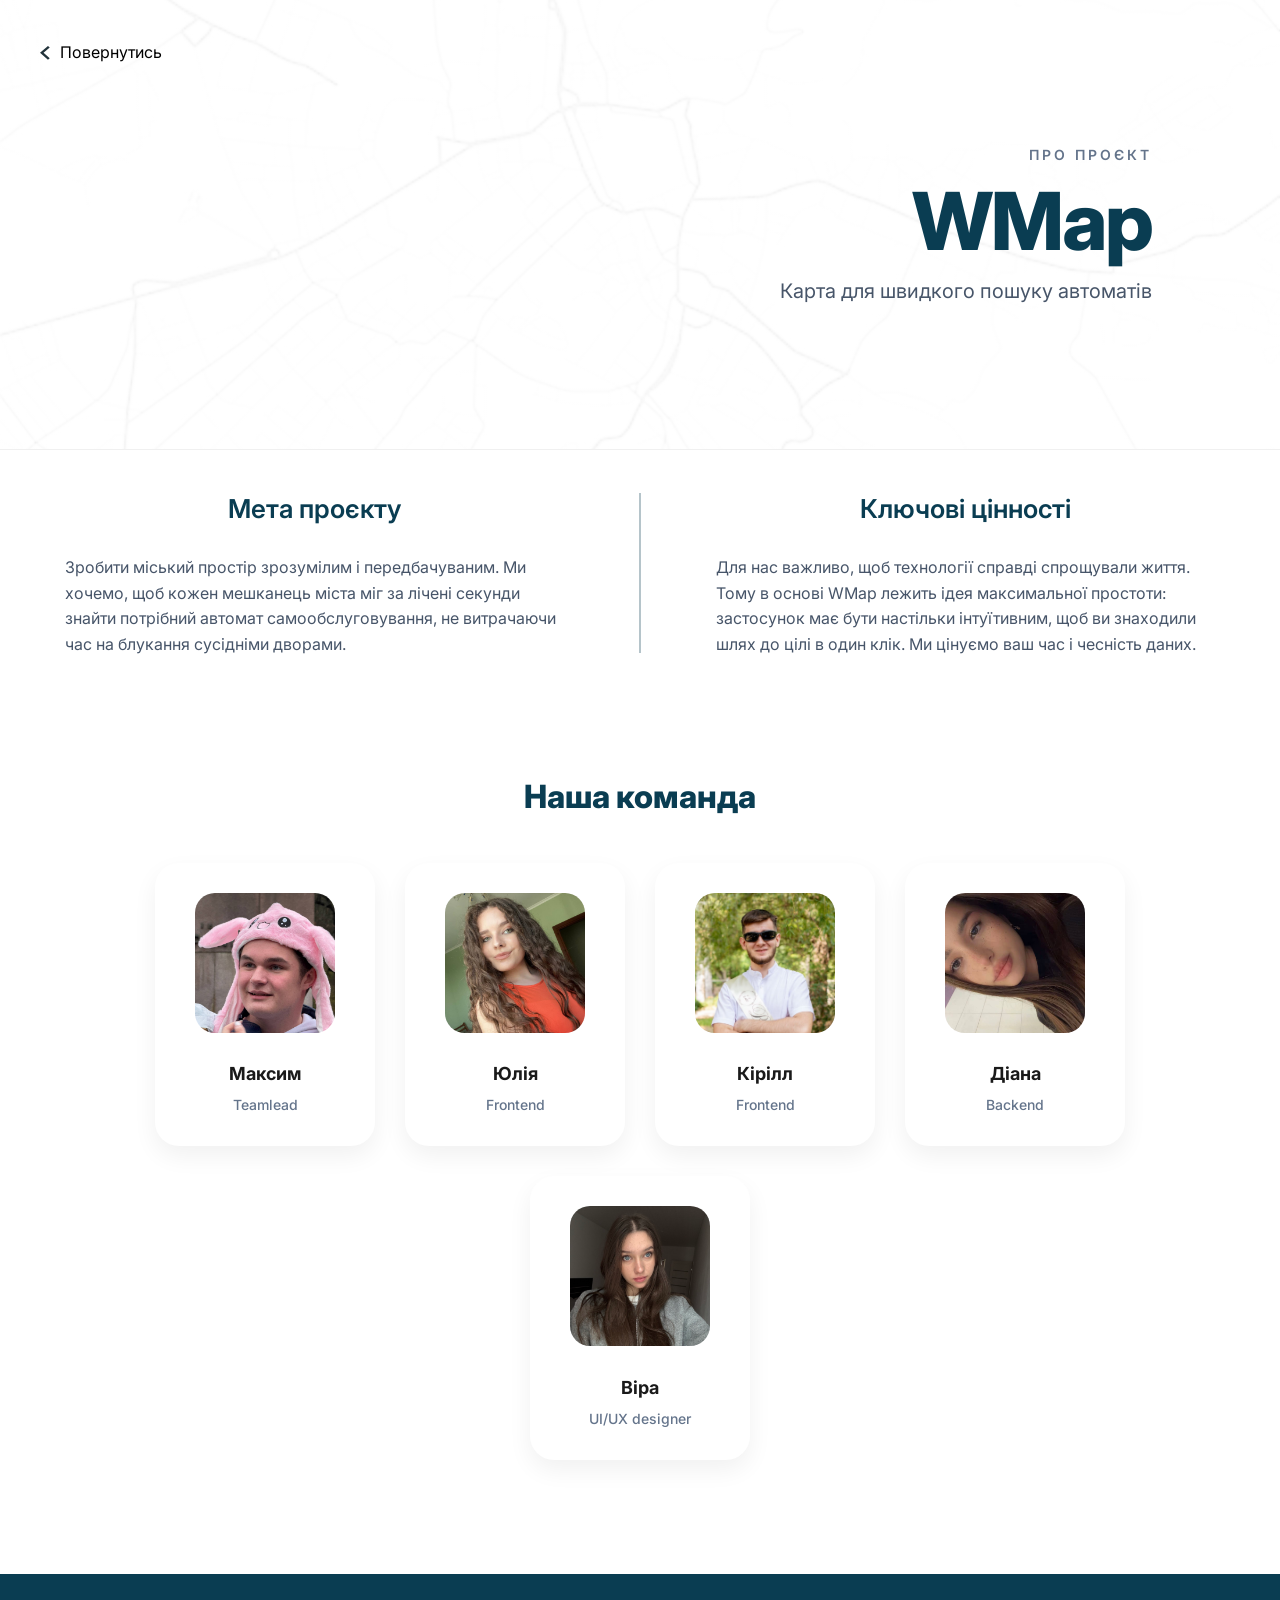
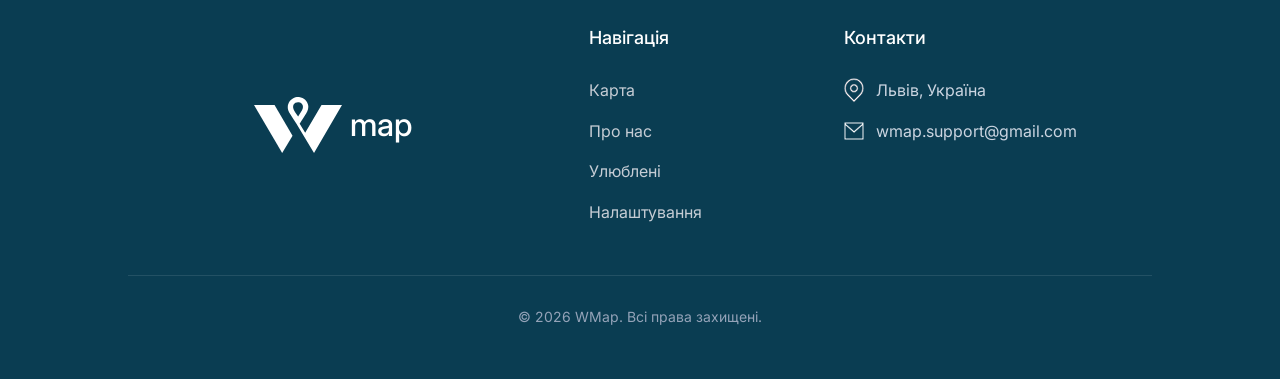
<file: about-us.html>
<!DOCTYPE html>
<html lang="uk">
<head>
    <link rel="icon" type="image/png" href="/favicon/favicon-96x96.png" sizes="96x96" />
    <link rel="icon" type="image/svg+xml" href="/favicon/favicon.svg" />
    <link rel="shortcut icon" href="/favicon/favicon.ico" />
    <link rel="apple-touch-icon" sizes="180x180" href="/favicon/apple-touch-icon.png" />
    <link rel="manifest" href="/favicon/site.webmanifest" />
    <meta charset="UTF-8">
    <meta name="viewport" content="width=device-width, initial-scale=1.0">
    <title>WMap - Про нас</title>

    <link rel="stylesheet" href="/css/about-us.css">

    <link rel="preconnect" href="https://fonts.googleapis.com">
    <link rel="preconnect" href="https://fonts.gstatic.com" crossorigin>
    <link href="https://fonts.googleapis.com/css2?family=Inter:wght@400;600;800&display=swap" rel="stylesheet">
</head>
<body>

<header id="top" class="hero" style="background: linear-gradient(rgba(255, 255, 255, 0.7), rgba(255, 255, 255, 0.7)), url('uploads/map_bg.jpg') center/cover no-repeat;">

    <a href="/" class="back-link">
        <img src="icons/Vector (21).svg" alt="Arrow">
        Повернутись
    </a>

    <div class="hero-content">
        <span class="top-label">Про проєкт</span>
        <h1>WMap</h1>
        <p>Карта для швидкого пошуку автоматів</p>
    </div>
</header>

<section class="mission">
    <div class="mission-grid">
        <div class="mission-item right">
            <h3>Мета проєкту</h3>
            <p>Зробити міський простір зрозумілим і передбачуваним. Ми хочемо, щоб кожен мешканець міста міг за лічені секунди знайти потрібний автомат самообслуговування, не витрачаючи час на блукання сусідніми дворами.</p>
        </div>
        <div class="divider"></div>
        <div class="mission-item left">
            <h3>Ключові цінності</h3>
            <p>Для нас важливо, щоб технології справді спрощували життя. Тому в основі WMap лежить ідея максимальної простоти: застосунок має бути настільки інтуїтивним, щоб ви знаходили шлях до цілі в один клік. Ми цінуємо ваш час і чесність даних.</p>
        </div>
    </div>
</section>


<section class="team">
    <h2 class="section-title">Наша команда</h2>
    <div class="team-grid">
        <div class="card">
            <img src="uploads/max.jpg" alt="Максим" class="member-img">
            <h4>Максим</h4>
            <p>Teamlead</p>
        </div>
        <div class="card">
            <img src="uploads/yulia.jpg" alt="<Юлія>" class="member-img">
            <h4>Юлія</h4>
            <p>Frontend</p>
        </div>
        <div class="card">
            <img src="uploads/kiril.png" alt="<Кірілл>" class="member-img">
            <h4>Кірілл</h4>
            <p>Frontend</p>
        </div>
        <div class="card">
            <img src="uploads/diana.jpg" alt="<Діана>" class="member-img">
            <h4>Діана</h4>
            <p>Backend</p>
        </div>
        <div class="card">
            <img src="uploads/vira.jpg" alt="Віра" class="member-img">
            <h4>Віра</h4>
            <p>UI/UX designer</p>
        </div>
    </div>
</section>

<footer class="footer">
    <div class="footer-container">

        <div class="footer-logo-container">
            <img src="icons/logo.svg" alt="WMap Icon">
            <span class="logo-text">map</span>
        </div>

        <div class="footer-nav">
            <h4>Навігація</h4>
            <a href="/">Карта</a>
            <a href="#top">Про нас</a>
            <a href="favorites">Улюблені</a>
            <a href="#">Налаштування</a>
        </div>

        <div class="footer-contacts">
            <h4>Контакти</h4>
            <div class="contact-item">
                <img src="icons/location.svg" alt="Location">
                <span>Львів, Україна</span>
            </div>
            <div class="contact-item">
                <img src="icons/mail.svg" alt="Mail">
                <span>wmap.support@gmail.com</span>
            </div>
        </div>
    </div>

    <div class="footer-bottom">
        &copy; 2026 WMap. Всі права захищені.
    </div>
</footer>

</body>
</html>
</file>
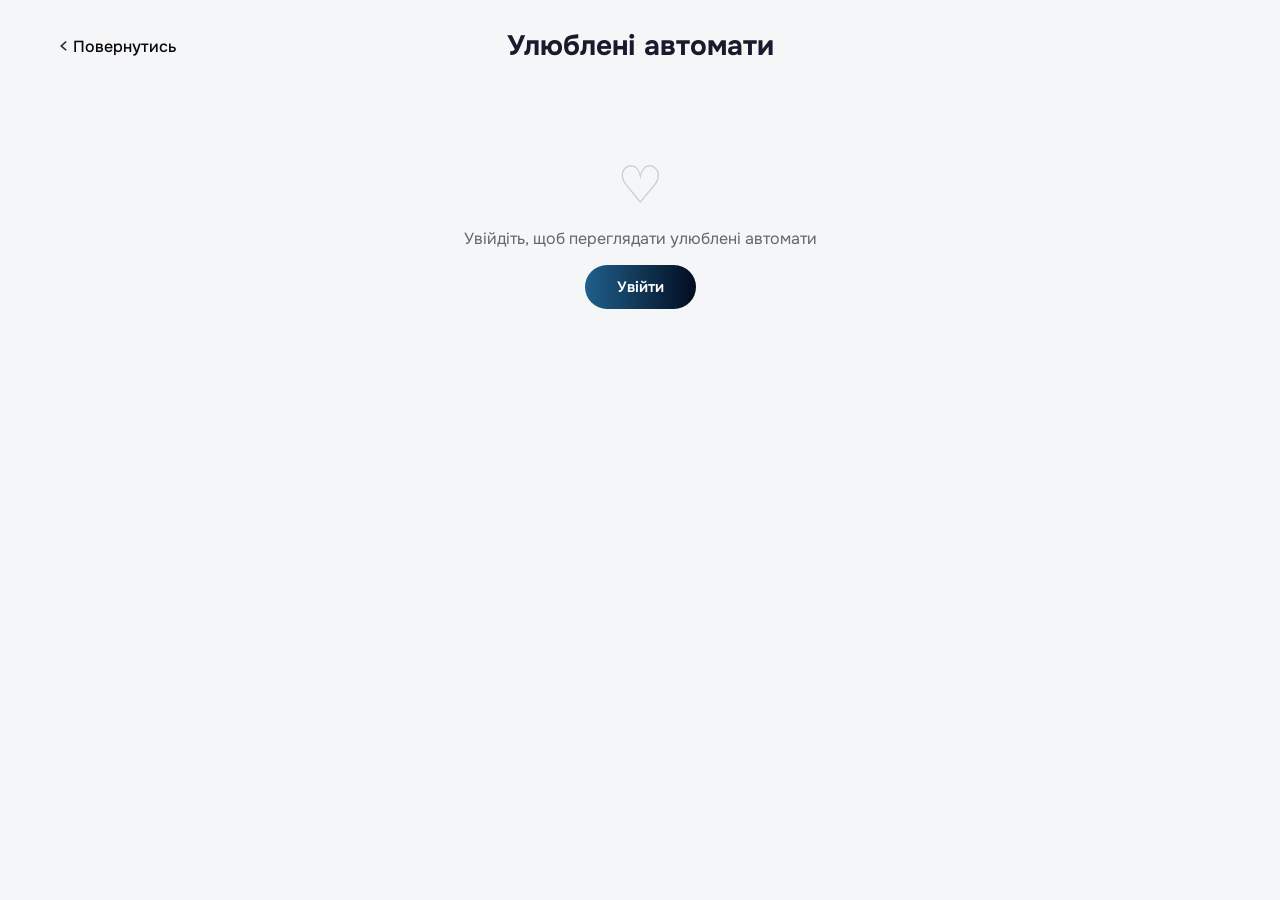
<file: favorites.html>
<!DOCTYPE html>
<html lang="uk">
<head>
    <meta charset="UTF-8">
    <meta name="viewport" content="width=device-width, initial-scale=1.0">
    <title>Улюблені автомати — Wmap</title>
    <link rel="icon" type="image/png" href="/favicon/favicon-96x96.png" sizes="96x96" />
    <link rel="icon" type="image/svg+xml" href="/favicon/favicon.svg" />
    <link rel="shortcut icon" href="/favicon/favicon.ico" />
    <link rel="apple-touch-icon" sizes="180x180" href="/favicon/apple-touch-icon.png" />
    <link rel="manifest" href="/favicon/site.webmanifest" />
    <link rel="stylesheet" href="/css/fav-style.css">
    <link rel="preconnect" href="https://fonts.googleapis.com">
    <link rel="preconnect" href="https://fonts.gstatic.com" crossorigin>
    <link href="https://fonts.googleapis.com/css2?family=Onest:wght@400;700&family=Palanquin+Dark:wght@600&family=Palanquin:wght@200;500&family=Roboto:wght@400;600&display=swap" rel="stylesheet">
</head>
<body>

<div class="container">
    <header class="header">
        <a href="/" class="back-link">
            <img src="/icons/Vector (21).svg" alt="Arrow">
            Повернутись
        </a>
        <h1>Улюблені автомати</h1>
        <div></div>
    </header>

    <main id="favorites-grid" class="favorites-grid">
        <div class="fav-skeleton"></div>
        <div class="fav-skeleton"></div>
        <div class="fav-skeleton"></div>
    </main>
</div>

<script src="/js/auth-helper.js"></script>
<script src="/js/fav.js"></script>
</body>
</html>
</file>
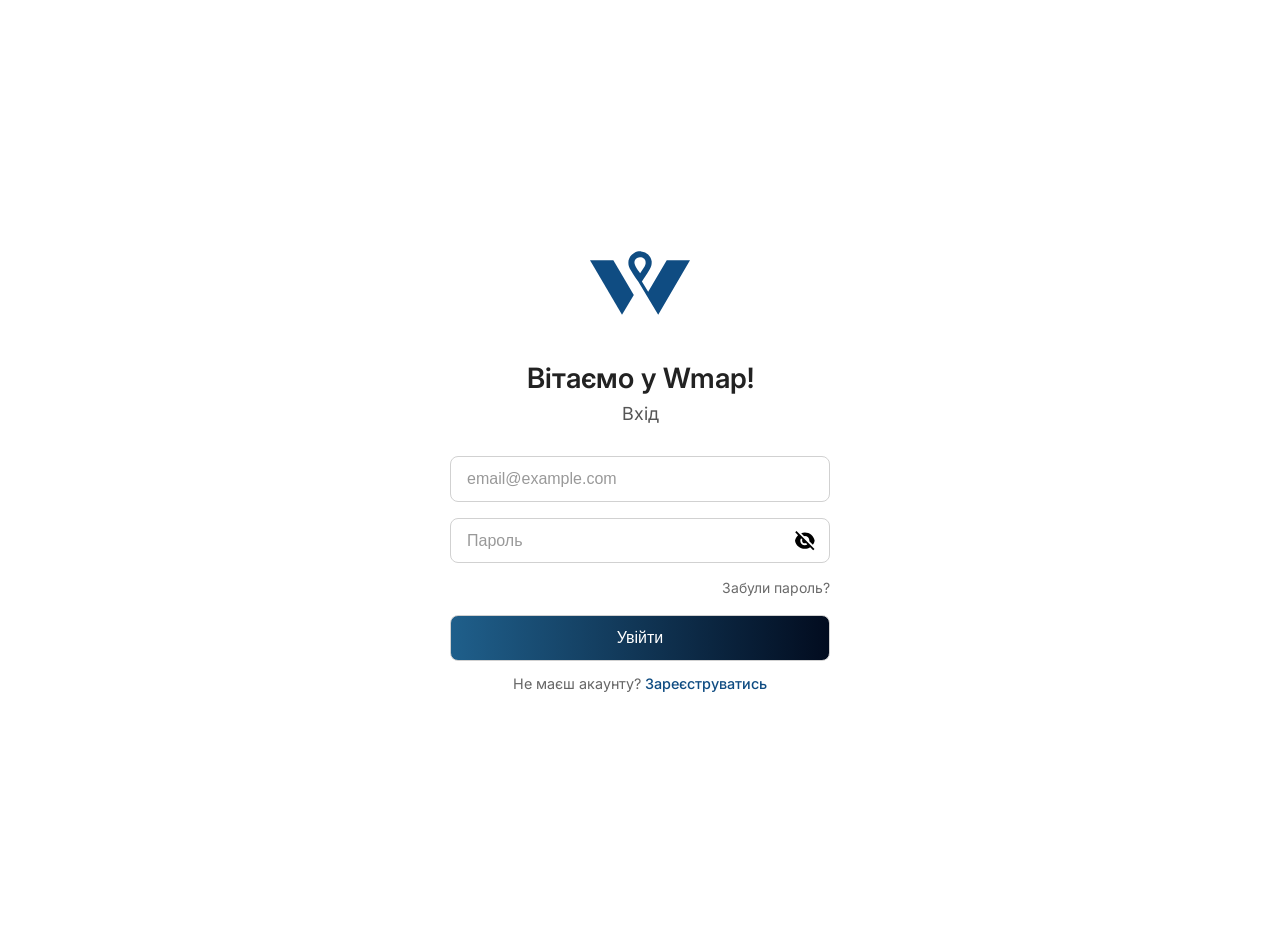
<file: login.html>
<!DOCTYPE html>
<html lang="uk">
<head>
    <meta charset="UTF-8">
    <meta name="viewport" content="width=device-width, initial-scale=1.0">
    <title>Вхід - Wmap</title>
    <link rel="icon" type="image/png" href="/favicon/favicon-96x96.png" sizes="96x96" />
    <link rel="icon" type="image/svg+xml" href="/favicon/favicon.svg" />
    <link rel="shortcut icon" href="/favicon/favicon.ico" />
    <link rel="apple-touch-icon" sizes="180x180" href="/favicon/apple-touch-icon.png" />
    <link rel="manifest" href="/favicon/site.webmanifest" />
    <link rel="stylesheet" href="/css/reg-style.css">
    <link rel="preconnect" href="https://fonts.googleapis.com">
    <link rel="preconnect" href="https://fonts.gstatic.com" crossorigin>
    <link href="https://fonts.googleapis.com/css2?family=Inter:wght@400;500;600&display=swap" rel="stylesheet">
</head>
<body>

<main class="registration-container">

    <img src="/icons/logo.svg" alt="Wmap Logo" class="logo">

    <h1>Вітаємо у Wmap!</h1>
    <h2>Вхід</h2>

    <form action="/login" method="POST">
        <div class="input-group">
            <input type="email" id="email" name="email" placeholder="email@example.com" required>

        </div>
        <div class="input-group">
            <input type="password" id="password" name="password" placeholder="Пароль" required>
            <img src="/icons/Vector (10).svg" class="eye-icon-inside" alt="toggle">
        </div>
    <a href="recovery-password" class="forgot-password">Забули пароль?</a>


        <button type="submit" class="btn-register">Увійти</button>
    </form>

    <div class="social-login">
        <a href="#" class="social-icon">
            <img src="/icons/google-logo.svg" alt="Google">
        </a>
        <a href="#" class="social-icon">
            <img src="/icons/apple-logo.svg" alt="Apple">
        </a>
        <a href="#" class="social-icon">
            <img src="/icons/meta-logo.svg" alt="Meta">
        </a>
    </div>

    <p class="sign-in-link">
        Не маєш акаунту? <a href="register">Зареєструватись</a>
    </p>
</main>

<script src="/js/auth-helper.js"></script>
<script src="/js/auth.js"></script>
<script src="/js/login.js"></script>


</body>
</html>
</file>
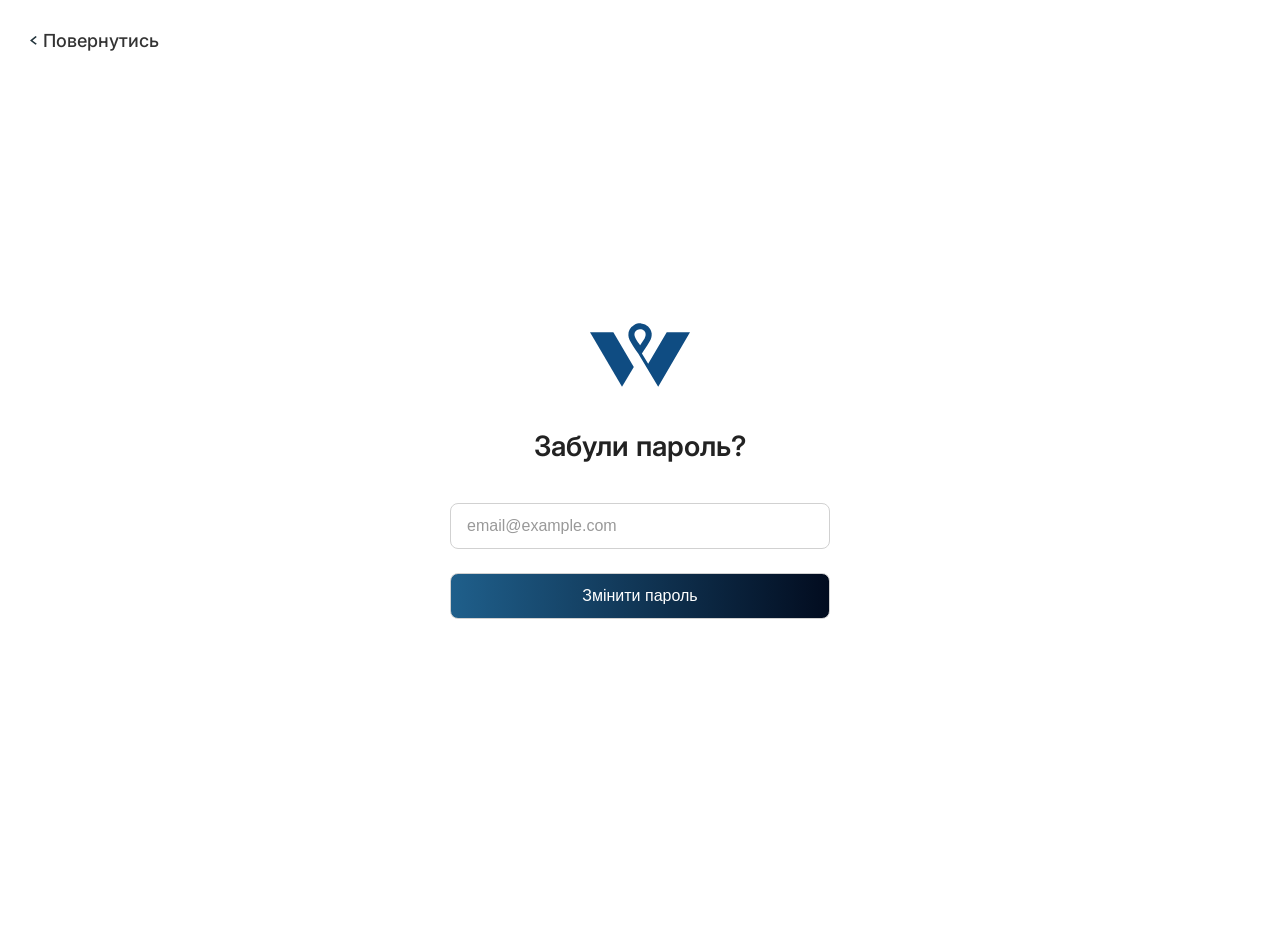
<file: recovery-password.html>
<html lang="uk">
<head>
    <meta charset="UTF-8">
    <meta name="viewport" content="width=device-width, initial-scale=1.0">
    <title>Забули пароль?</title>
    <link rel="icon" type="image/png" href="/favicon/favicon-96x96.png" sizes="96x96" />
    <link rel="icon" type="image/svg+xml" href="/favicon/favicon.svg" />
    <link rel="apple-touch-icon" sizes="180x180" href="/favicon/apple-touch-icon.png" />
    <link rel="shortcut icon" href="/favicon/favicon.ico" />
    <link rel="manifest" href="/favicon/site.webmanifest" />
    <link rel="stylesheet" href="/css/rec-p-style.css">
    <link rel="preconnect" href="https://fonts.googleapis.com">
    <link rel="preconnect" href="https://fonts.gstatic.com" crossorigin>
    <link href="https://fonts.googleapis.com/css2?family=Inter:wght@400;500;600&display=swap" rel="stylesheet">
</head>
<body>

<main class="recovery-container">
      <a href="/" class="back-link" id="backButton">
            <span class="material-icons">
            <img src="icons/Vector (21).svg" alt="Arrow"> 
            </span>Повернутись</a>

    <img src="/icons/logo.svg" alt="Wmap Logo" class="logo">

    <h1>Забули пароль?</h1>

    <form action="" method="POST">
        <div class="input-group">
            <input type="email" id="email" name="email" placeholder="email@example.com" required>
        </div>
    
    <button type="submit" class="btn-save">Змінити пароль</button>
    </form>
</main>

<script src="/js/password.js"></script>

</body>
</html>
</file>
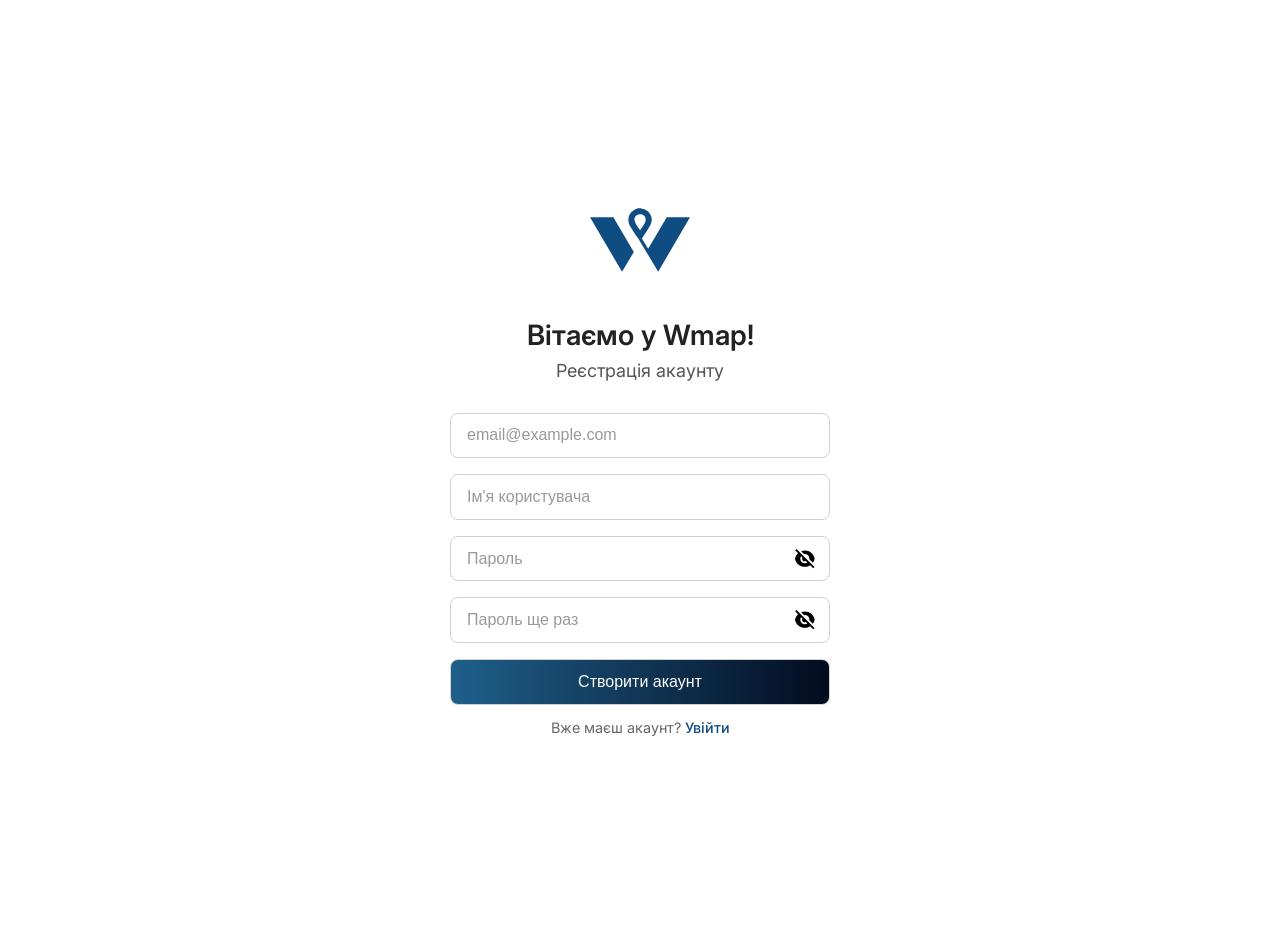
<file: register.html>
<!DOCTYPE html>
<html lang="uk">
<head>
    <meta charset="UTF-8">
    <meta name="viewport" content="width=device-width, initial-scale=1.0">
    <title>Реєстрація акаунту</title>
    <link rel="icon" type="image/png" href="/favicon/favicon-96x96.png" sizes="96x96" />
    <link rel="icon" type="image/svg+xml" href="/favicon/favicon.svg" />
    <link rel="shortcut icon" href="/favicon/favicon.ico" />
    <link rel="apple-touch-icon" sizes="180x180" href="/favicon/apple-touch-icon.png" />
    <link rel="manifest" href="/favicon/site.webmanifest" />
    <link rel="stylesheet" href="/css/reg-style.css">
    <link rel="preconnect" href="https://fonts.googleapis.com">
    <link rel="preconnect" href="https://fonts.gstatic.com" crossorigin>
    <link href="https://fonts.googleapis.com/css2?family=Inter:wght@400;500;600&display=swap" rel="stylesheet">
</head>
<body>

<main class="registration-container">
    <img src="/icons/logo.svg" alt="Wmap Logo" class="logo">

    <h1>Вітаємо у Wmap!</h1>
    <h2>Реєстрація акаунту</h2>

    <form action="/register" method="POST">
        <div class="input-group">
            <input type="email" id="email" name="email" placeholder="email@example.com" required>
        </div>
        <div class="input-group">
            <input type="text" id="nickname" name="nickname" placeholder="Ім'я користувача" required>
        </div>
        <div class="input-group">
            <input type="password" id="password" name="password" placeholder="Пароль" required>
            <img src="/icons/Vector (10).svg" class="eye-icon-inside" alt="toggle">
        </div>
        <div class="input-group">
            <input type="password" id="password_confirm" name="password_confirm" placeholder="Пароль ще раз" required>
            <img src="/icons/Vector (10).svg" class="eye-icon-inside" alt="toggle">
        </div>

        <button type="submit" class="btn-register">Створити акаунт</button>
    </form>

    <div class="social-login">
        <a href="#" class="social-icon">
            <img src="/icons/google-logo.svg" alt="Google">
        </a>
        <a href="#" class="social-icon">
            <img src="/icons/apple-logo.svg" alt="Apple">
        </a>
        <a href="#" class="social-icon">
            <img src="/icons/meta-logo.svg" alt="Meta">
        </a>
    </div>

    <p class="sign-in-link">
        Вже маєш акаунт? <a href="login">Увійти</a>
    </p>
</main>

<script src="/js/auth-helper.js"></script>
<script src="/js/auth.js"></script>
<script src="/js/register.js"></script>

</body>
</html>
</file>
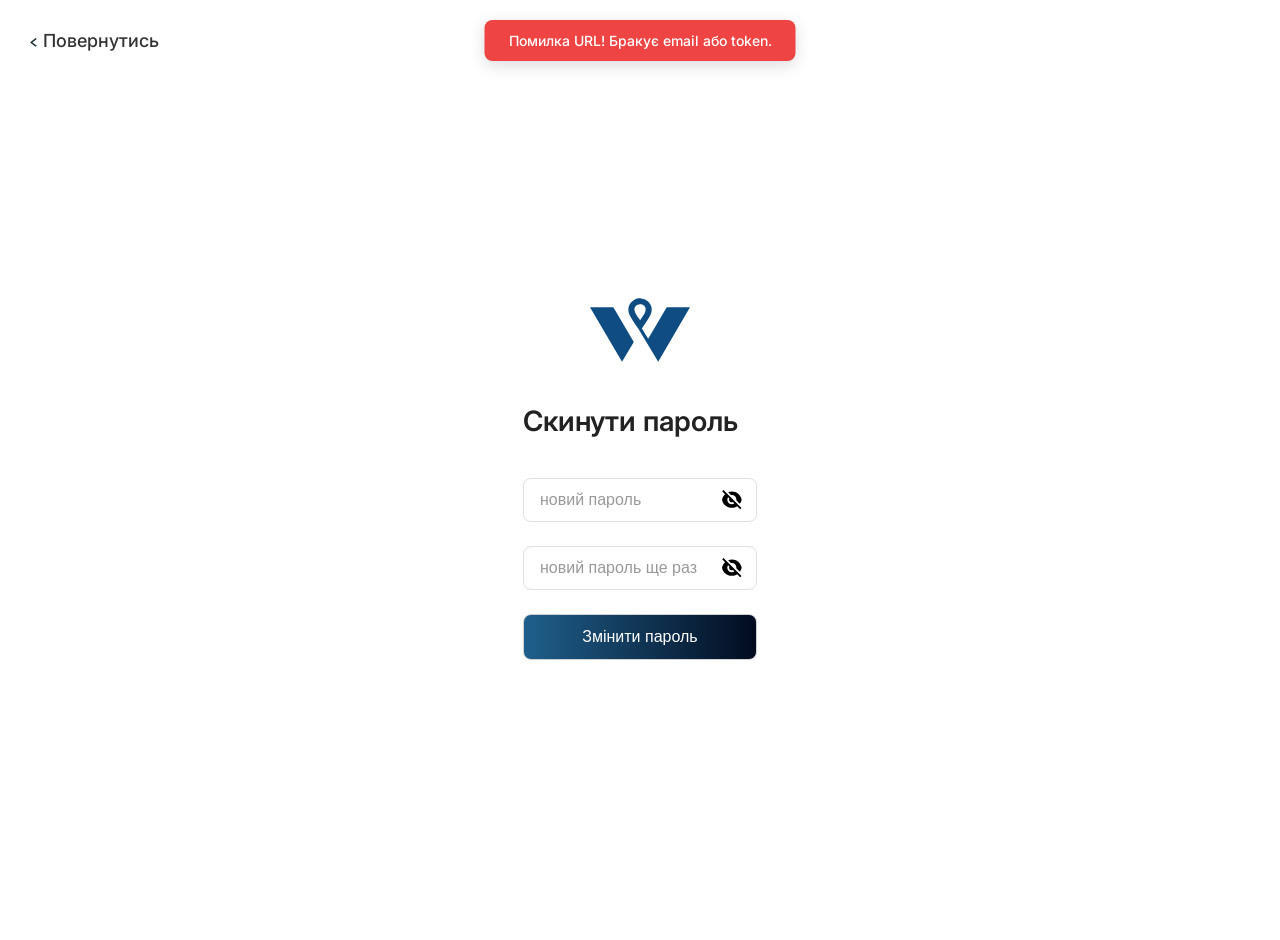
<file: reset-p.html>
<!DOCTYPE html>
<html lang="uk">
<head>
    <meta charset="UTF-8">
    <meta name="viewport" content="width=device-width, initial-scale=1.0">
    <title>Скинути пароль</title>
    <link rel="icon" type="image/png" href="/favicon/favicon-96x96.png" sizes="96x96" />
    <link rel="icon" type="image/svg+xml" href="/favicon/favicon.svg" />
    <link rel="shortcut icon" href="/favicon/favicon.ico" />
    <link rel="apple-touch-icon" sizes="180x180" href="/favicon/apple-touch-icon.png" />
    <link rel="manifest" href="/favicon/site.webmanifest" />
    <link rel="stylesheet" href="/css/reset-p-style.css">
    <link rel="preconnect" href="https://fonts.googleapis.com">
    <link rel="preconnect" href="https://fonts.gstatic.com" crossorigin>
    <link href="https://fonts.googleapis.com/css2?family=Inter:wght@400;500;600&display=swap" rel="stylesheet">
</head>
<body>

<main class="reset-container">
     <a href="/" class="back-link" id="backButton">
            <span class="material-icons">
            <img src="icons/Vector (21).svg" alt="Arrow"> 
            </span>Повернутись</a>

    <img src="/icons/logo.svg" alt="Wmap Logo" class="logo">

    <h1>Скинути пароль</h1>
    
    <form action="" method="POST">
        <div class="input-group">
            <input type="password" id="password" name="password" placeholder="новий пароль" required>
            <img src="/icons/Vector (10).svg" class="eye-icon-inside" alt="toggle">
        </div>
        <div class="input-group">
            <input type="password" id="new-password" name="new password" placeholder="новий пароль ще раз" required>
            <img src="/icons/Vector (10).svg" class="eye-icon-inside" alt="toggle">
        </div>

        <button type="submit" class="btn-save">Змінити пароль</button>
    </form>
</main>

<script src="/js/password.js"></script>

</body>
</html>
</file>
<file: css/about-us.css>
html {
    scroll-behavior: smooth;
    overscroll-behavior: none;
}

* {
    margin: 0;
    padding: 0;
    box-sizing: border-box;
}

body {
    font-family: 'Inter', sans-serif;
    background-color: #ffffff;
    color: #1A1A1A;
    line-height: 1.6;
    overflow-x: hidden;
}

/* --- ВЕРХНЯ ЧАСТИНА (HERO) --- */

.hero {
    height: 450px;
    display: flex;
    align-items: center;
    justify-content: flex-end;
    padding: 0 10%;
    border-bottom: 1px solid #f0f0f0;
    position: relative;
}

.back-link {
    position: absolute;
    top: 40px;
    left: 40px;
    display: flex;
    align-items: center;
    gap: 10px;
    text-decoration: none !important;
    color: #000000 !important;
}

.back-link:hover { opacity: 0.6; }

.back-link img {
    width: 10px;
    height: auto;
}

.hero-content {
    text-align: right;
    max-width: 600px;
}

.top-label {
    font-size: 14px;
    text-transform: uppercase;
    letter-spacing: 3px;
    color: #64748B;
    font-weight: 600;
}

.hero-content h1 {
    font-size: 80px;
    margin: 10px 0;
    font-weight: 800;
    letter-spacing: -2px;
    line-height: 1.1;
    color: #0A3D52;
}

.hero-content p {
    font-size: 20px;
    color: #475569;
}

.hero-content p {
    font-size: 20px;
    color: #475569;
}

/* --- СЕКЦІЯ МЕТА ТА ЦІННОСТІ --- */
.mission {
    padding-top: 3%;
    padding-bottom: 50px;
    max-width: 1200px;
    margin: 0 auto;
}

.section-title {
    font-size: 32px;
    font-weight: 800;
    text-align: center;
    margin-bottom: 20px;
    color: #0A3D52;
}

.mission-grid {
    display: grid;
    grid-template-columns: 1fr auto 1fr;
    align-items: start;
    gap: 50px;
}

.mission-item {
    text-align: center;
}

.mission-item h3 {
    font-size: 26px;
    margin-bottom: 25px;
    color: #0A3D52;
    font-weight: 600;
}

.mission-item p {
    font-size: 16px;
    color: #475569;
    line-height: 1.6;
    text-align: left;
    max-width: 500px;
    margin: 0 auto;
}

.divider {
    width: 2px;
    height: 160px;
    background: #0A3D52;
    opacity: 0.3;
    align-self: center;
}


/* --- СЕКЦІЯ КОМАНДА --- */
.team {
    padding: 5% 5%;
    text-align: center;
}

.team-grid {
    display: flex;
    flex-wrap: wrap;
    justify-content: center;
    gap: 30px; 
    margin-top: 40px;
}

.card {
    background: #ffffff;
    padding: 30px 20px;
    border-radius: 24px;
    width: 220px;
    box-shadow: 0 10px 25px rgba(0,0,0,0.06);
    transition: all 0.4s cubic-bezier(0.175, 0.885, 0.32, 1.275);
}

.card:hover {
    transform: translateY(-10px);
    box-shadow: 0 20px 40px rgba(0,0,0,0.1);
}

.member-img {
    width: 140px;
    height: 140px;
    border-radius: 20px;
    margin-bottom: 20px;
    object-fit: cover;
    /*filter: grayscale(100%);*/
    /*transition: filter 0.4s ease;*/
}

.card:hover .member-img {
    filter: grayscale(0%);
}

.card h4 {
    font-size: 18px;
    margin-bottom: 5px;
    color: #1A1A1A;
}

.card p {
    font-size: 14px;
    color: #64748B;
    font-weight: 500;
}

/* --- ФУТЕР --- */
.footer {
    background-color: #0A3D52;
    color: #ffffff;
    padding: 50px 10% 50px;
    margin-top: 50px;
}

.footer-container {
    display: grid;
    grid-template-columns: 2fr 1fr 1.5fr;
    gap: 50px;
    margin-bottom: 50px;
}

.footer-logo-container {
    display: flex;
    align-items: center;
    justify-content: center;
    gap: 8px;
}

.footer-logo-container img {
    width: 88px;
    height: auto;
    filter: brightness(0) invert(1);
}

.logo-text {
    font-size: 32px;
    font-weight: 500;
    color: #ffffff;
}

.footer-nav, .footer-contacts {
    display: flex;
    flex-direction: column;
    gap: 15px;
}

.footer-nav h4, .footer-contacts h4 {
    font-size: 18px;
    margin-bottom: 10px;
    color: #ffffff;
    font-weight: 500;
}

.footer-nav a {
    color: #c6cdd5;
    text-decoration: none;
    transition: color 0.3s;
}

.footer-nav a:hover {
    color: #ffffff;
}

.contact-item {
    display: flex;
    align-items: center;
    gap: 12px;
    color: #CBD5E1;
}

.contact-item img {
    width: 20px;
}

.footer-bottom {
    text-align: center;
    padding-top: 30px;
    border-top: 1px solid rgba(255, 255, 255, 0.1);
    color: #94A3B8;
    font-size: 14px;
}


body {
    animation: fadeIn 0.8s ease-in-out;
}

@keyframes fadeIn {
    from { opacity: 0; transform: translateY(10px); }
    to { opacity: 1; transform: translateY(0); }
}

.mission {
    animation: fadeIn 1.2s ease-in-out;
}

/* --- АДАПТИВНІСТЬ ДЛЯ МОБІЛЬНИХ (до 768px) --- */
@media (max-width: 768px) {

    .hero {
        height: auto;
        min-height: 400px;
        flex-direction: column;
        justify-content: center;
        align-items: center;
        text-align: center;
        padding: 80px 20px 40px;
    }

    .back-link {
        position: relative;
        top: 0;
        left: 0;
        margin-bottom: 30px;
    }

    .hero-content {
        text-align: center;
        max-width: 100%;
    }

    .hero-content h1 {
        font-size: 50px;
    }

    .mission {
        padding: 60px 20px;
    }

    .mission-grid {
        grid-template-columns: 1fr;
        gap: 40px;
    }

    .divider {
        display: none;
    }

    .mission-item p {
        font-size: 16px;
        max-width: 100%;
    }

    .footer {
        padding: 60px 20px 30px;
    }

    .footer-container {
        grid-template-columns: 1fr;
        text-align: center;
        gap: 40px;
    }

    .footer-logo-container {
        justify-content: center;
    }

    .contact-item {
        justify-content: center;
    }
}
</file>
<file: css/fav-style.css>
/* ══════════════════════════════════════════════════════════
   BASE
══════════════════════════════════════════════════════════ */
*, *::before, *::after { box-sizing: border-box; margin: 0; padding: 0; }

body {
    font-family: 'Onest', 'Roboto', sans-serif;
    background-color: #f5f6f8;
    color: #1a1a2e;
    min-height: 100vh;
    min-height: 100dvh; /* БАГ 1: iOS Safari address bar fix */
}

a { text-decoration: none; color: inherit; }

/* ══════════════════════════════════════════════════════════
   LAYOUT
══════════════════════════════════════════════════════════ */
.container {
    max-width: 1200px;
    margin: 0 auto;
    padding: 24px 20px 40px;
}

/* ── Header ─────────────────────────────────────────────── */
.header {
    display: grid;
    grid-template-columns: 1fr auto 1fr;
    align-items: center;
    margin-bottom: 32px;
    gap: 12px;
}

.back-link {
    grid-column: 1;
    justify-self: start;
    display: flex;
    align-items: center;
    gap: 6px;
    font-size: 16px;
    font-weight: 500;
    color: #0A0908;
    transition: opacity 0.2s;
    /* БАГ 2: touch target занадто малий */
    min-height: 44px;
}

.back-link img {
    width: 7px;
    height: auto;
}

.back-link:hover { opacity: 0.6; }

.header h1 {
    grid-column: 2;
    font-size: clamp(20px, 4vw, 28px);
    font-weight: 700;
    text-align: center;
    color: #1a1a2e;
    /* БАГ 3: white-space: nowrap → заголовок виходив за межі на ~375px
       Виправлено: дозволяємо перенос */
    white-space: normal;
    word-break: break-word;
}

/* ══════════════════════════════════════════════════════════
   GRID КАРТОК
══════════════════════════════════════════════════════════ */
.favorites-grid {
    display: grid;
    grid-template-columns: repeat(3, 1fr);
    gap: 20px;
}

/* ── Картка ─────────────────────────────────────────────── */
.card {
    background: #F0F0F0;
    border-radius: 20px;
    padding: 20px;
    display: flex;
    flex-direction: column;
    gap: 14px;
    transition: box-shadow 0.2s ease, transform 0.2s ease;
}

.card:hover {
    box-shadow: 0 6px 20px rgba(0,0,0,0.1);
    transform: translateY(-2px);
}

/* ── Заголовок картки ───────────────────────────────────── */
.card-header {
    display: flex;
    justify-content: space-between;
    align-items: flex-start;
    gap: 10px;
}

.card-header h3 {
    font-size: 17px;
    font-weight: 700;
    color: #1a1a2e;
    line-height: 1.3;
    flex: 1;
    display: -webkit-box;
    -webkit-line-clamp: 2;
    -webkit-box-orient: vertical;
    overflow: hidden;
}

.heart-btn {
    background: none;
    border: none;
    cursor: pointer;
    padding: 4px;
    flex-shrink: 0;
    transition: transform 0.2s ease;
    border-radius: 50%;
    /* БАГ 4: touch target для heart button занадто малий */
    min-width: 44px;
    min-height: 44px;
    display: flex;
    align-items: center;
    justify-content: center;
}

.heart-btn:hover { transform: scale(1.2); }

.heart-icon-img {
    width: 24px;
    height: 24px;
    display: block;
}

/* ── Вміст картки ───────────────────────────────────────── */
.card-content {
    display: flex;
    justify-content: space-between;
    align-items: flex-end;
    gap: 12px;
}

.card-info {
    flex: 1;
    display: flex;
    flex-direction: column;
    gap: 8px;
    /* БАГ 5: без min-width: 0 flex-item не стискувався і
       довгий текст виходив за межі картки */
    min-width: 0;
}

.supplier {
    font-size: 14px;
    color: #666;
    line-height: 1.4;
}

.supplier strong {
    color: #1a1a2e;
    font-weight: 700;
}

.desc {
    font-size: 13px;
    color: #888;
    line-height: 1.4;
    display: -webkit-box;
    -webkit-line-clamp: 2;
    -webkit-box-orient: vertical;
    overflow: hidden;
}

/* ── Кнопка маршруту ────────────────────────────────────── */
.route-btn {
    display: inline-flex;
    align-items: center;
    gap: 6px;
    color: #fff;
    padding: 8px 18px;
    border-radius: 12px;
    font-size: 14px;
    font-weight: 600;
    background: linear-gradient(90deg, #1F5F8B 0%, #020C1F 100%);
    transition: opacity 0.2s ease, transform 0.15s ease;
    width: fit-content;
    /* touch target */
    min-height: 44px;
}

.route-btn:hover {
    opacity: 0.9;
    transform: translateY(-1px);
}

.icon-wrapper {
    display: flex;
    align-items: center;
    justify-content: center;
}

.icon-button {
    width: 13px;
    height: auto;
    display: block;
}

/* ── Фото ───────────────────────────────────────────────── */
.card-image img {
    width: 110px;
    height: 110px;
    object-fit: cover;
    border-radius: 14px;
    flex-shrink: 0;
}

.no-photo {
    width: 110px;
    height: 110px;
    border-radius: 14px;
    background: #e0e0e0;
    display: flex;
    align-items: center;
    justify-content: center;
    font-size: 12px;
    color: #999;
    text-align: center;
    line-height: 1.4;
    flex-shrink: 0;
}

/* ══════════════════════════════════════════════════════════
   ПОРОЖНІЙ СТАН / ПОМИЛКА
══════════════════════════════════════════════════════════ */
.empty-state {
    grid-column: 1 / -1;
    display: flex;
    flex-direction: column;
    align-items: center;
    justify-content: center;
    gap: 16px;
    padding: 60px 20px;
    text-align: center;
    color: #666;
    font-size: 16px;
}

.empty-icon {
    font-size: 52px;
    color: #ccc;
    line-height: 1;
}

.error-state { color: #c0392b; }

.btn-login-cta {
    display: inline-flex;
    align-items: center;
    padding: 12px 32px;
    border-radius: 24px;
    font-size: 15px;
    font-weight: 600;
    color: #fff;
    background: linear-gradient(90deg, #1F5F8B 0%, #020C1F 100%);
    transition: opacity 0.2s;
    min-height: 44px;
}

.btn-login-cta:hover { opacity: 0.88; }

/* ══════════════════════════════════════════════════════════
   СКЕЛЕТОН
══════════════════════════════════════════════════════════ */
@keyframes shimmer {
    0%   { background-position: -600px 0; }
    100% { background-position:  600px 0; }
}

.fav-skeleton {
    height: 180px;
    border-radius: 20px;
    background: linear-gradient(90deg, #e8e8e8 25%, #f5f5f5 50%, #e8e8e8 75%);
    background-size: 600px 100%;
    animation: shimmer 1.4s infinite;
}

/* ══════════════════════════════════════════════════════════
   АДАПТИВНІСТЬ
══════════════════════════════════════════════════════════ */
@media (max-width: 1024px) {
    .favorites-grid {
        grid-template-columns: repeat(2, 1fr);
        gap: 16px;
    }
}

/* БАГ 6: не було проміжного брейкпоінту для планшетів ~768px.
   Картки стискувались дуже агресивно між 768-1024px. */
@media (max-width: 768px) {
    .favorites-grid {
        grid-template-columns: repeat(2, 1fr);
        gap: 14px;
    }

    .card-image img,
    .no-photo {
        width: 95px;
        height: 95px;
    }
}

@media (max-width: 640px) {
    .container { padding: 16px 14px 32px; }

    /* БАГ 7: оригінальний макет header на 640px ламав центрування —
       back-link на рядку 1 col-1, а col-2 row-1 залишався порожнім.
       Виправлено: повертаємо просту одно-рядкову структуру з flex. */
    .header {
        display: flex;
        flex-direction: column;
        align-items: flex-start;
        gap: 8px;
        margin-bottom: 24px;
    }

    .header h1 {
        font-size: 22px;
        text-align: left;
        white-space: normal;
    }

    .favorites-grid {
        grid-template-columns: 1fr;
        gap: 14px;
    }

    .card-image img,
    .no-photo {
        width: 90px;
        height: 90px;
    }

    .card-header h3 { font-size: 15px; }
}

@media (max-width: 380px) {
    .card-content {
        flex-direction: column-reverse;
        align-items: flex-start;
    }

    .card-image img,
    .no-photo {
        width: 100%;
        height: 160px;
    }

    /* БАГ 8: route-btn у колонці займав всю ширину та виглядав розтягнуто */
    .route-btn {
        width: 100%;
        justify-content: center;
    }
}
</file>
<file: css/reg-style.css>
body {
    font-family: 'Inter', -apple-system, BlinkMacSystemFont, "Segoe UI", Roboto, "Helvetica Neue", Arial, sans-serif;
    background-color: #ffffff;
    color: #333;
    margin: 0;
    padding: 20px;


    display: grid;
    place-items: center;
    min-height: 100vh;
}


.registration-container {
    width: 100%;
    max-width: 380px;
    text-align: center;
}

.logo {
    width: 100px;
    height: 100px;
    margin-bottom: 1.5rem;
}

h1 {
    font-size: 1.75rem;
    font-weight: 600;
    color: #222;
    margin: 0 0 0.5rem;
}

h2 {
    font-size: 1.125rem;
    font-weight: 400;
    color: #555;
    margin: 0 0 2rem;
}


form {
    display: flex;
    flex-direction: column;
    gap: 1rem;
}

.input-group {
    position: relative;
    width: 100%;
}

.input-group input {
    width: 100%;
    padding: 10px 40px 10px 10px; 
    box-sizing: border-box;
    border: 1px solid #ccc;
    border-radius: 5px;
}

.eye-icon-inside {
    position: absolute;
    right: 15px;
    top: 50%;
    transform: translateY(-50%);
    width: 20px;
    height: 20px;
    z-index: 2;
    cursor: pointer;
}

input[type="email"],
input[type="text"],
input[type="password"] {
    width: 100%;
    padding: 0.8rem 1rem;
    font-size: 1rem;
    border: 1px solid #d1d1d1;
    border-radius: 8px;
    box-sizing: border-box;
}

.forgot-password {
    text-align: right;          
    display: block;             
    font-size: 14px;            
    color:#6A6A6A;;          
    text-decoration: none;
    margin-bottom: 3px;        
}

.forgot-password:hover {
    text-decoration: underline; 
    color: #666;
}

input::placeholder {
    color: #999;
}

.btn-register {
    width: 100%;
    padding: 0.8rem 1rem;
    font-size: 1rem;
    font-weight: 500;
    color: #FFFFFF;
    background:  linear-gradient(90deg, #1F5F8B 0%, #020C1F 100%); 
    border: 1px solid #d1d1d1;
    border-radius: 8px;
    cursor: pointer;
    transition: background-color 0.2s;
}

.btn-register:hover {
    background: linear-gradient(90deg, #2b7caf 0%, #020C1F 100%);
    transform: translateY(-1px);
}

.social-login {
    display: flex;
    justify-content: center;
    gap: 1.5rem;
    margin: 2.5rem 0;
}

.social-icon {
    display: flex;
    justify-content: center;
    align-items: center;

    width: 44px;
    height: 44px;

    border: 1px solid #d1d1d1;
    border-radius: 50%;

    text-decoration: none;
    transition: background-color 0.2s;
}

.social-icon:hover {
    background-color: #f7f7f7;
}

.social-icon img {
    width: 24px;
    height: 24px;
}

.sign-in-link {
    font-size: 0.9rem;
    color: #666;
}

.sign-in-link a {
    color: #0F4C82;
    text-decoration: none;
    font-weight: 500;
}

.sign-in-link a:hover {
    text-decoration: underline;
}
.auth-message {
    padding: 10px 14px;
    border-radius: 8px;
    margin-bottom: 12px;
    font-size: 14px;
}
.auth-message.error   { background: #fee2e2; color: #dc2626; }
.auth-message.success { background: #dcfce7; color: #16a34a; }

.modal-overlay {
    position: fixed;
    inset: 0;
    background: rgba(0,0,0,0.5);
    display: flex;
    align-items: center;
    justify-content: center;
    z-index: 1000;
}
.modal {
    background: #fff;
    border-radius: 16px;
    padding: 32px;
    width: 100%;
    max-width: 400px;
    display: flex;
    flex-direction: column;
    gap: 16px;
}

.auth-message {
    padding: 10px 14px;
    border-radius: 8px;
    margin-bottom: 12px;
    font-size: 14px;
    display: none;
}
.auth-message.error   { background: #fee2e2; color: #dc2626; }
.auth-message.success { background: #dcfce7; color: #16a34a; }

.modal-overlay-verify {
    position: fixed;
    inset: 0;
    background: rgba(0,0,0,.55);
    display: flex;
    align-items: center;
    justify-content: center;
    z-index: 9999;
}
.modal-verify-card {
    background: #fff;
    border-radius: 16px;
    padding: 32px;
    width: 100%;
    max-width: 380px;
    display: flex;
    flex-direction: column;
    gap: 14px;
    box-shadow: 0 8px 32px rgba(0,0,0,.15);
}
.modal-verify-card h3 { margin: 0; font-size: 20px; }
.modal-verify-card p  { margin: 0; color: #555; font-size: 14px; }

.social-login {
    display: none;
}
</file>
<file: css/rec-p-style.css>
body {
    font-family: 'Inter', -apple-system, BlinkMacSystemFont, "Segoe UI", Roboto, "Helvetica Neue", Arial, sans-serif;
    background-color: #ffffff;
    color: #333;
    margin: 0;
    padding: 20px;
    display: grid;
    place-items: center;
    align-items: center;
    min-height: 100vh;
}


.recovery-container {
    width: 100%;
    max-width: 380px;
    text-align: center;
}
.back-link {
    position: absolute;
    top: 30px; 
    left: 30px;
    text-decoration: none;
    color: #333;
    font-size: 18px;
    font-weight: 500;
    display: flex;
    align-items: center;
    gap: 6px;
    transition: opacity 0.2s;
}

.back-link:hover {
    opacity: 0.7;
}

.back-link img{
    width:6.5px;
}

.logo {
    width: 100px;
    height: 100px;
    margin-bottom: 1.5rem;
}

h1 {
    font-size: 1.75rem;
    font-weight: 600;
    color: #222;
    margin: 0 0 2.5rem 0;
}

form {
    display: flex;
    flex-direction: column;
    gap: 1.5rem;
}

.input-group {
    width: 100%;
}

input[type="email"] {
    width: 100%;
    padding: 0.8rem 1rem;
    font-size: 1rem;
    border: 1px solid #d1d1d1;
    border-radius: 8px;
    box-sizing: border-box;
}

input::placeholder {
    color: #999;
}

.btn-save {
    width: 100%;
    padding: 0.8rem 1rem;
    font-size: 1rem;
    font-weight: 500;
    color: #FFFFFF;
    background:  linear-gradient(90deg, #1F5F8B 0%, #020C1F 100%); 
    border: 1px solid #d1d1d1;
    border-radius: 8px;
    cursor: pointer;
    transition: background-color 0.2s;
}

.btn-save:hover {
    background: linear-gradient(90deg, #2b7caf 0%, #020C1F 100%);
    transform: translateY(-1px);
}

.sign-in-link {
    margin-top: 2rem;
    font-size: 0.9rem;
    color: #666;
}

.sign-in-link a {
    color: #0F4C82;
    text-decoration: none;
    font-weight: 500;
}

.sign-in-link a:hover {
    text-decoration: underline;
}
</file>
